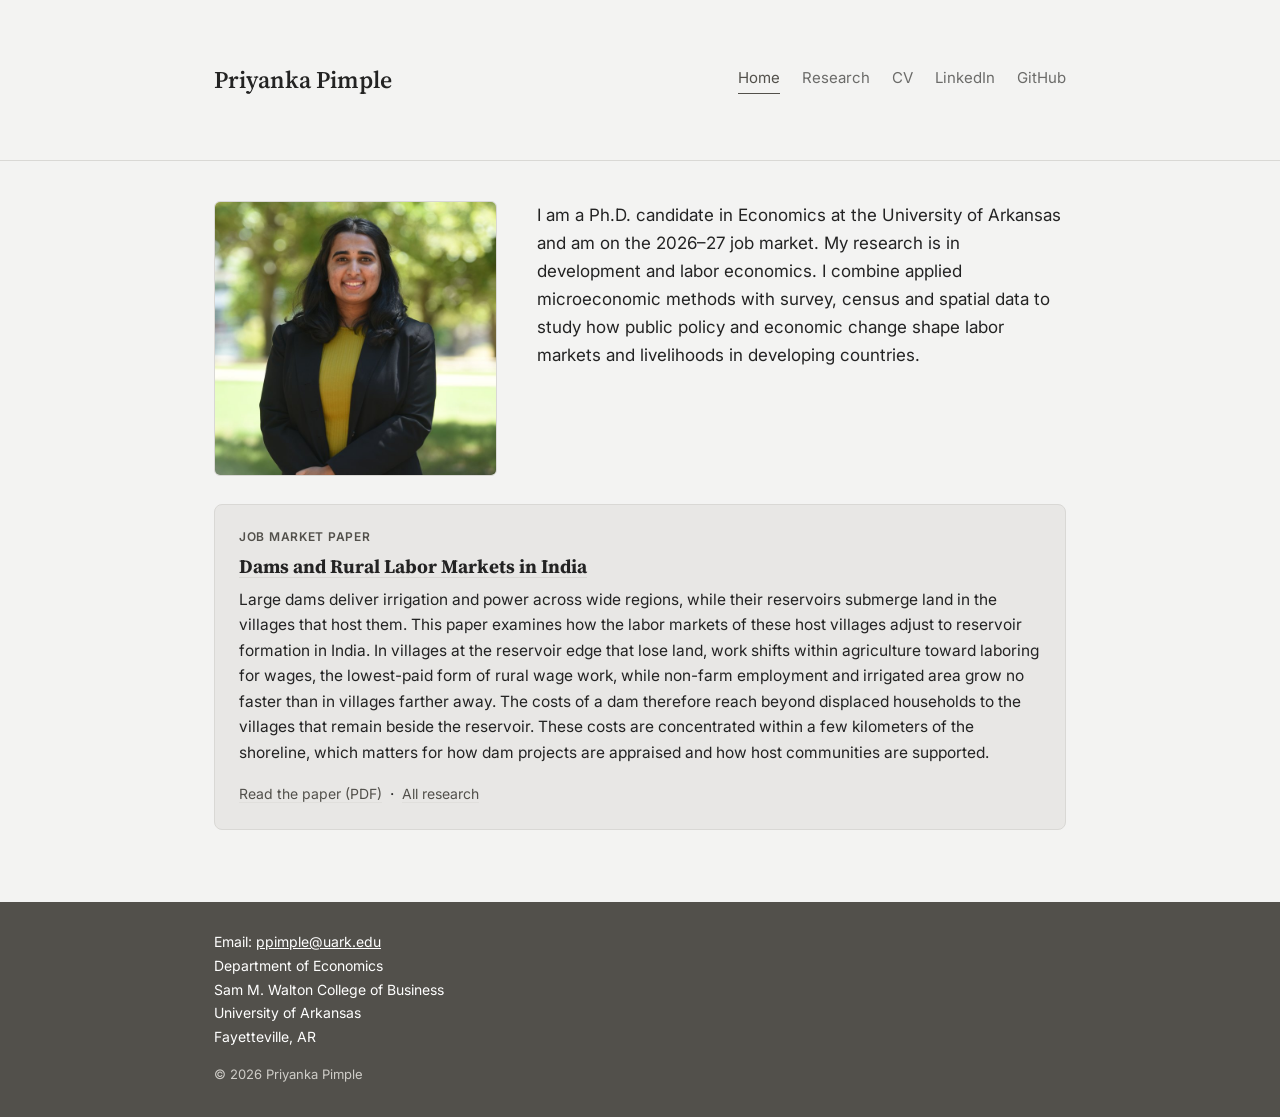
<file: index.html>
<!DOCTYPE html>
<html lang="en">
<head>
<meta charset="UTF-8">
<meta name="viewport" content="width=device-width, initial-scale=1.0">
<title>Priyanka Pimple</title>
<meta name="description" content="Priyanka Pimple — Ph.D. Candidate in Economics, University of Arkansas. Development and labor economics. On the 2026–27 job market.">
<link rel="preconnect" href="https://fonts.googleapis.com">
<link rel="preconnect" href="https://fonts.gstatic.com" crossorigin>
<link href="https://fonts.googleapis.com/css2?family=Inter:wght@400;500;600&family=Source+Serif+4:opsz,wght@8..60,500;8..60,600&display=swap" rel="stylesheet">
<link rel="stylesheet" href="css/style.css?v=8">
<style>
  .card h3 a, .feature h3 a {
    color: inherit;
    text-decoration: underline;
    text-decoration-color: var(--border);
    text-decoration-thickness: 1px;
    text-underline-offset: 4px;
  }
  .card h3 a:hover, .feature h3 a:hover {
    text-decoration-color: var(--accent);
  }
  .wrap { max-width: 900px; }
</style>
</head>
<body>

<header class="site">
  <div class="wrap row">
    <a class="name" href="index.html">Priyanka Pimple</a>
    <nav class="main">
      <a href="index.html" class="active">Home</a>
      <a href="papers.html">Research</a>
      <a href="cv-pdf.html">CV</a>
      <a href="https://linkedin.com/in/priyanka-pimple-182336204" target="_blank" rel="noopener">LinkedIn</a>
      <a href="https://github.com/priyankapimpley" target="_blank" rel="noopener">GitHub</a>
    </nav>
  </div>
</header>

<main class="wrap home-main">

  <div class="hero">
    <img src="assets/headshot.jpg" alt="Portrait of Priyanka Pimple" width="283" height="275">
    <div class="bio">
      <p>I am a Ph.D. candidate in Economics at the University of Arkansas and am on the 2026–27 job market. My research is in development and labor economics. I combine applied microeconomic methods with survey, census and spatial data to study how public policy and economic change shape labor markets and livelihoods in developing countries.</p>
    </div>
  </div>

  <div class="feature">
    <div class="eyebrow">Job Market Paper</div>
    <h3><a href="Pimple_JMP.pdf">Dams and Rural Labor Markets in India</a></h3>
    <p>Large dams deliver irrigation and power across wide regions, while their reservoirs submerge land in the villages that host them. This paper examines how the labor markets of these host villages adjust to reservoir formation in India. In villages at the reservoir edge that lose land, work shifts within agriculture toward laboring for wages, the lowest-paid form of rural wage work, while non-farm employment and irrigated area grow no faster than in villages farther away. The costs of a dam therefore reach beyond displaced households to the villages that remain beside the reservoir. These costs are concentrated within a few kilometers of the shoreline, which matters for how dam projects are appraised and how host communities are supported.</p>
    <p style="margin-bottom:0"><a class="more" href="Pimple_JMP.pdf">Read the paper (PDF)</a> &nbsp;&middot;&nbsp; <a class="more" href="papers.html">All research</a></p>
  </div>

</main>

<footer class="site">
  <div class="wrap">
    <p>Email: <a href="mailto:ppimple@uark.edu">ppimple@uark.edu</a><br>
    Department of Economics<br>
    Sam M. Walton College of Business<br>
    University of Arkansas<br>
    Fayetteville, AR</p>
    <p class="copy">&copy; 2026 Priyanka Pimple</p>
  </div>
</footer>

</body>
</html>
</file>
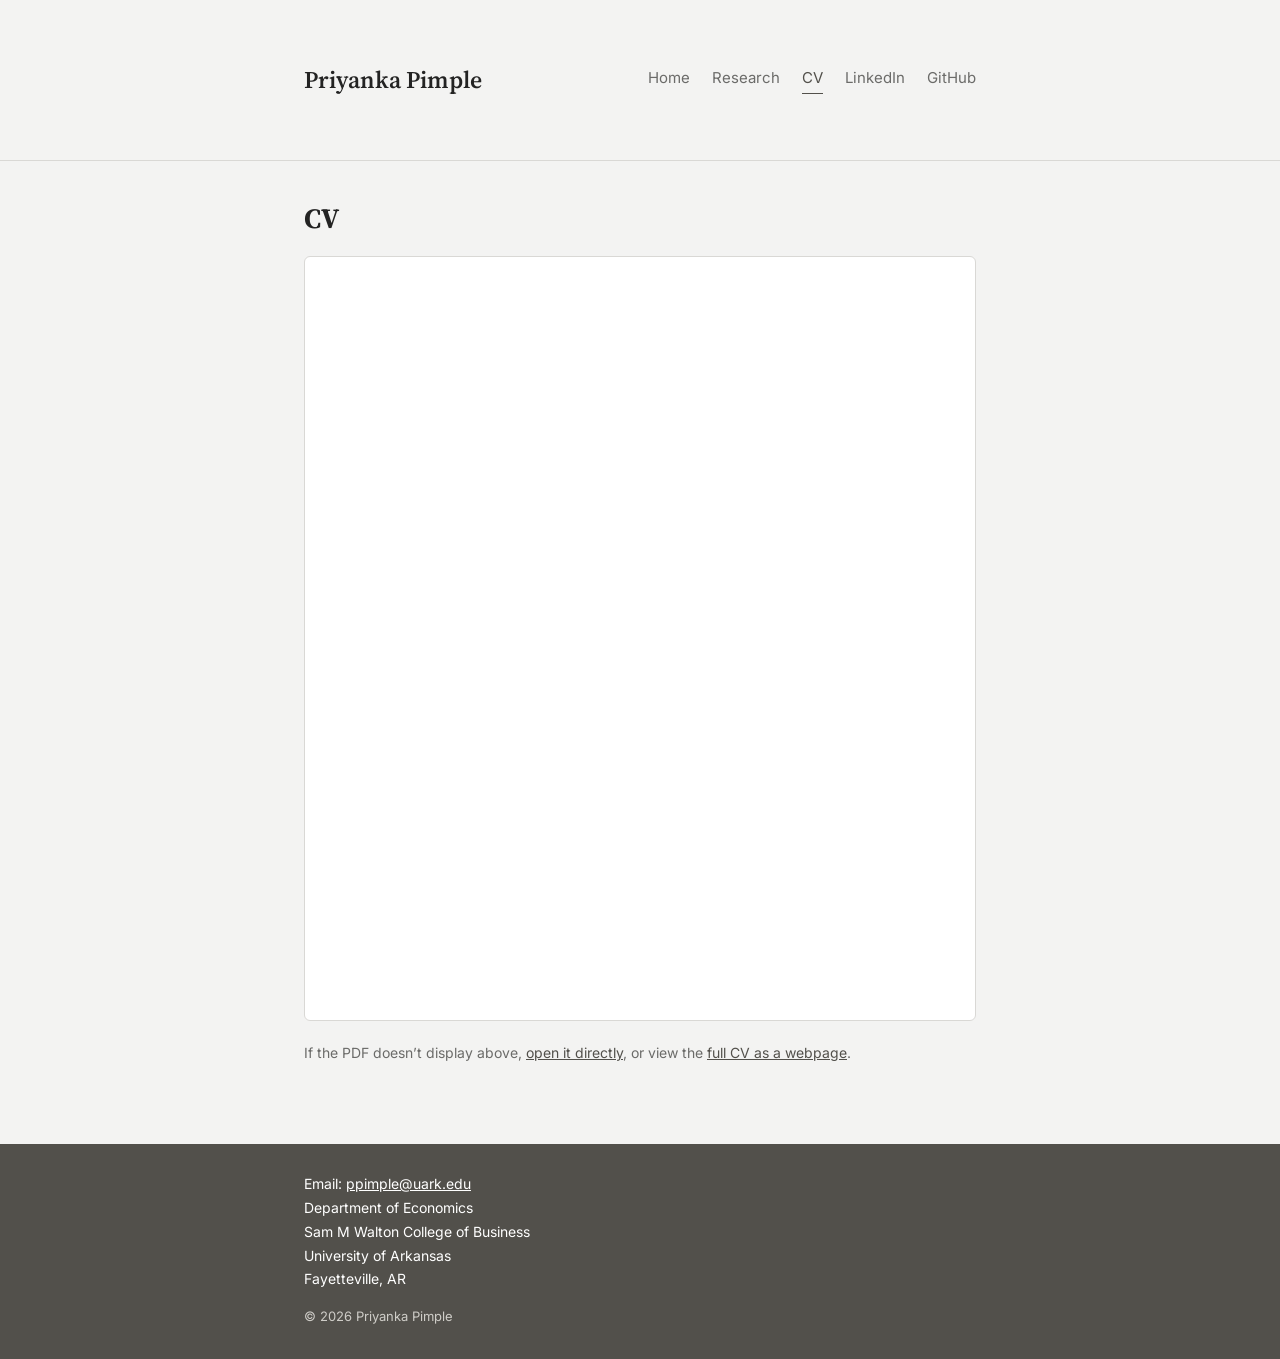
<file: cv-pdf.html>
<!DOCTYPE html>
<html lang="en">
<head>
<meta charset="UTF-8">
<meta name="viewport" content="width=device-width, initial-scale=1.0">
<title>CV (PDF) &middot; Priyanka Pimple</title>
<meta name="description" content="CV of Priyanka Pimple — PhD Candidate in Economics, University of Arkansas.">
<link rel="preconnect" href="https://fonts.googleapis.com">
<link rel="preconnect" href="https://fonts.gstatic.com" crossorigin>
<link href="https://fonts.googleapis.com/css2?family=Inter:wght@400;500;600&family=Source+Serif+4:opsz,wght@8..60,500;8..60,600&display=swap" rel="stylesheet">
<link rel="stylesheet" href="css/style.css?v=8">
<style>
  .pdf-frame {
    width: 100%;
    height: 85vh;
    border: 1px solid var(--border);
    border-radius: 6px;
    background: #fff;
  }
</style>
</head>
<body>

<header class="site">
  <div class="wrap row">
    <a class="name" href="index.html">Priyanka Pimple</a>
    <nav class="main">
      <a href="index.html">Home</a>
      <a href="papers.html">Research</a>
      <a href="cv-pdf.html" class="active">CV</a>
      <a href="https://linkedin.com/in/priyanka-pimple-182336204" target="_blank" rel="noopener">LinkedIn</a>
      <a href="https://github.com/priyankapimpley" target="_blank" rel="noopener">GitHub</a>
    </nav>
  </div>
</header>

<main class="wrap">
  <h1>CV</h1>
  <iframe class="pdf-frame" src="assets/Pimple_CV.pdf" title="Priyanka Pimple CV"></iframe>
  <p class="muted" style="margin-top:12px;font-size:14px">If the PDF doesn&rsquo;t display above, <a href="assets/Pimple_CV.pdf">open it directly</a>, or view the <a href="cv.html">full CV as a webpage</a>.</p>
</main>

<footer class="site">
  <div class="wrap">
    <p>Email: <a href="mailto:ppimple@uark.edu">ppimple@uark.edu</a><br>
    Department of Economics<br>
    Sam M Walton College of Business<br>
    University of Arkansas<br>
    Fayetteville, AR</p>
    <p class="copy">&copy; 2026 Priyanka Pimple</p>
  </div>
</footer>

</body>
</html>
</file>
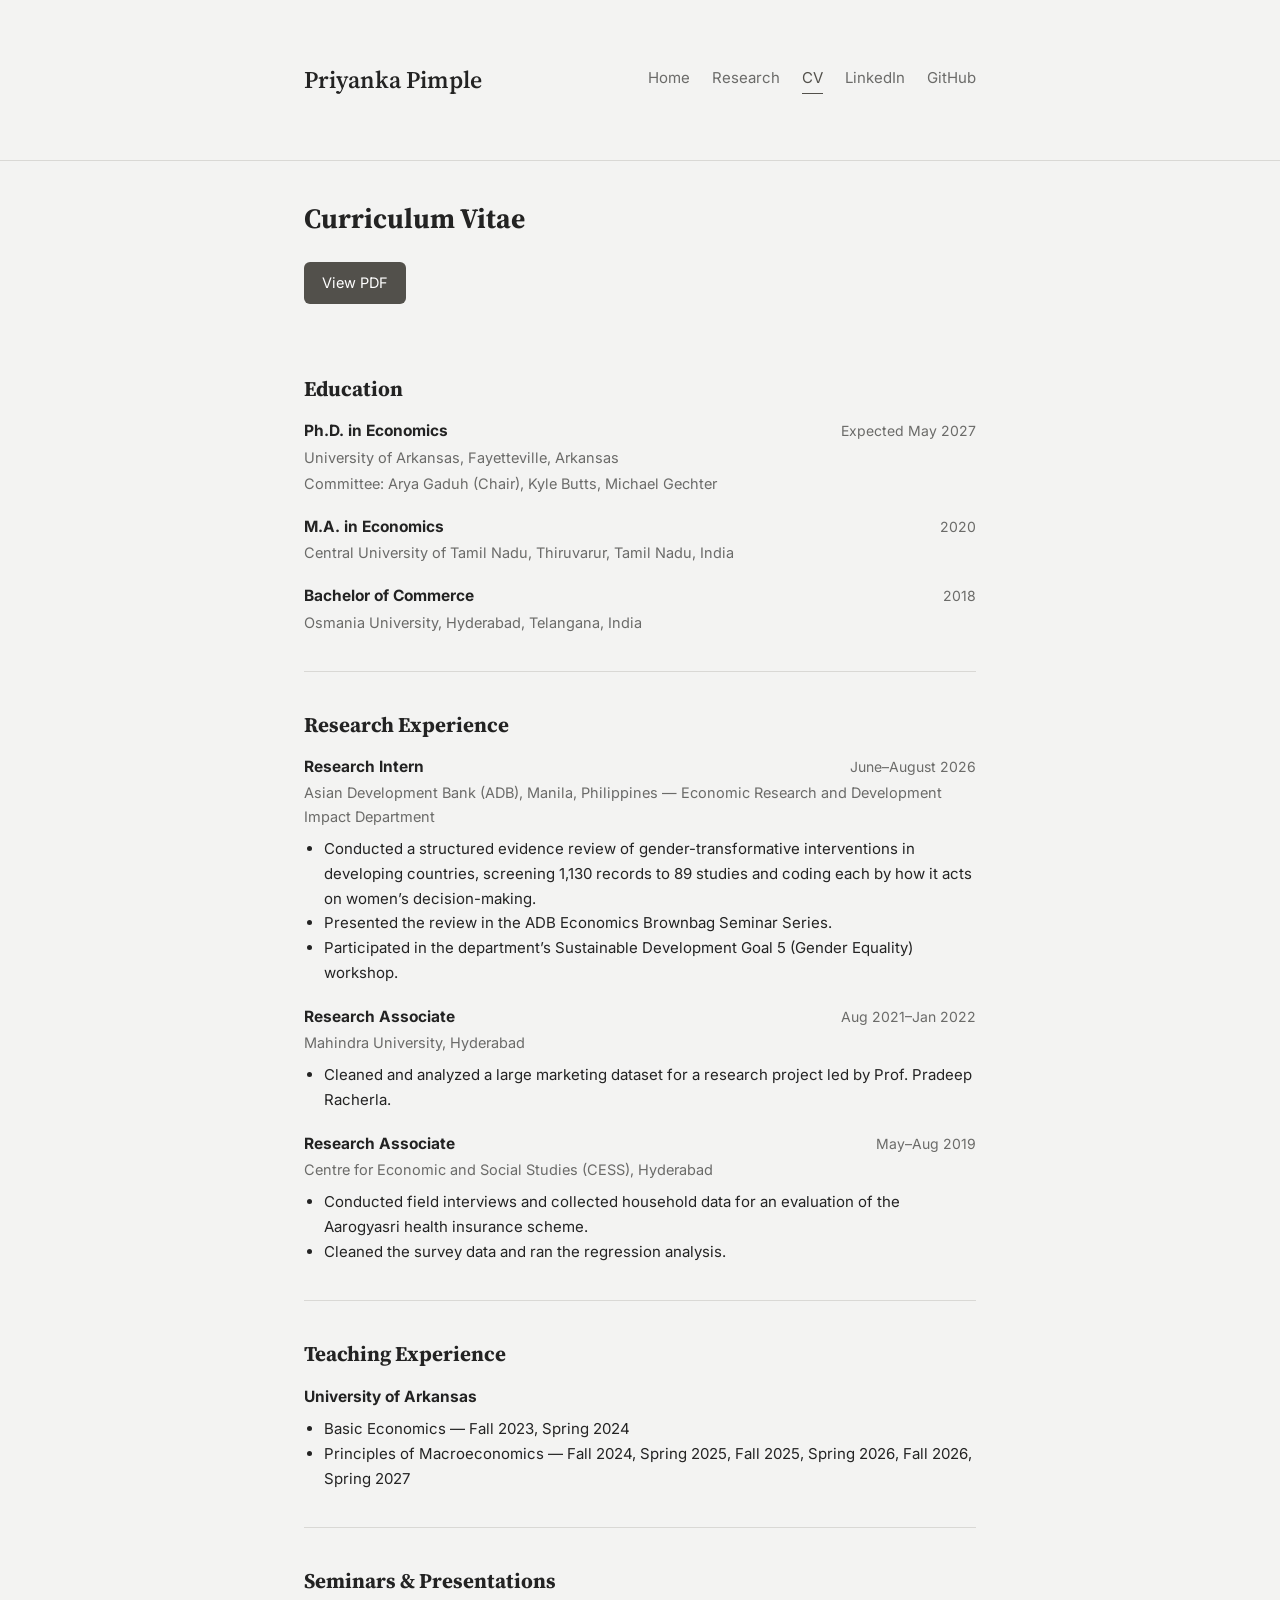
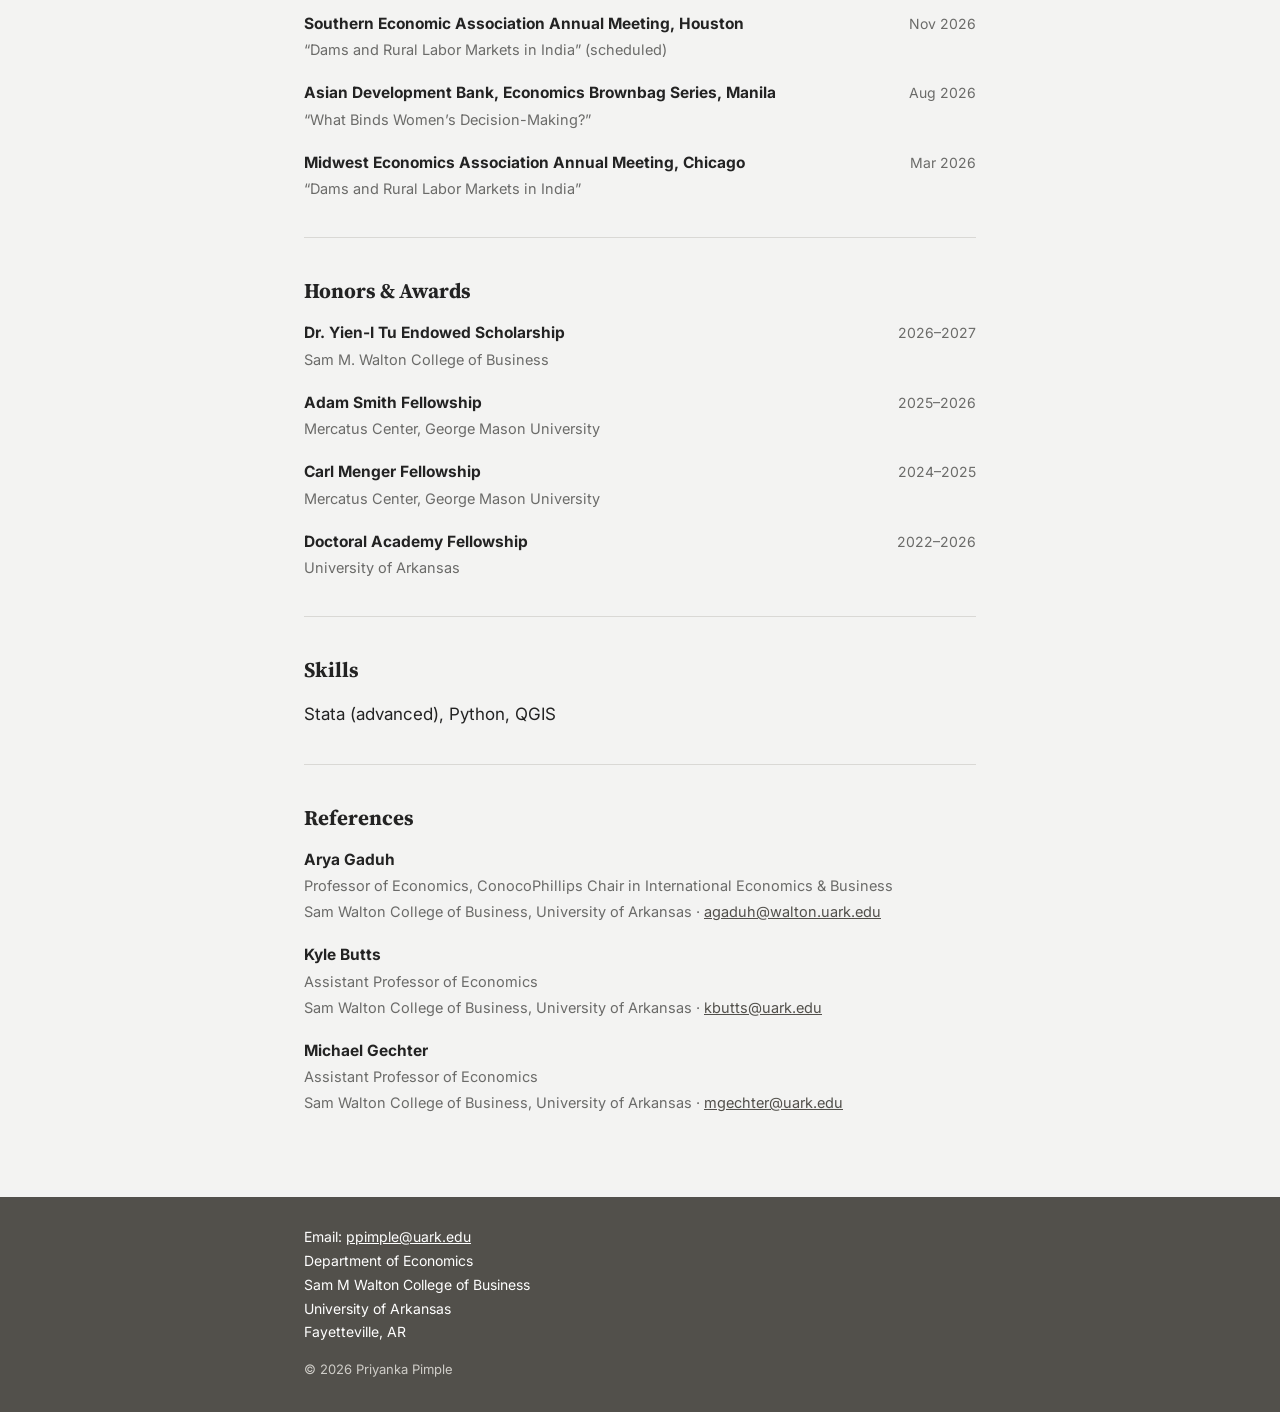
<file: cv.html>
<!DOCTYPE html>
<html lang="en">
<head>
<meta charset="UTF-8">
<meta name="viewport" content="width=device-width, initial-scale=1.0">
<title>CV &middot; Priyanka Pimple</title>
<meta name="description" content="CV of Priyanka Pimple — PhD Candidate in Economics, University of Arkansas.">
<link rel="preconnect" href="https://fonts.googleapis.com">
<link rel="preconnect" href="https://fonts.gstatic.com" crossorigin>
<link href="https://fonts.googleapis.com/css2?family=Inter:wght@400;500;600&family=Source+Serif+4:opsz,wght@8..60,500;8..60,600&display=swap" rel="stylesheet">
<link rel="stylesheet" href="css/style.css?v=8">
</head>
<body>

<header class="site">
  <div class="wrap row">
    <a class="name" href="index.html">Priyanka Pimple</a>
    <nav class="main">
      <a href="index.html">Home</a>
      <a href="papers.html">Research</a>
      <a href="cv-pdf.html" class="active">CV</a>
      <a href="https://linkedin.com/in/priyanka-pimple-182336204" target="_blank" rel="noopener">LinkedIn</a>
      <a href="https://github.com/priyankapimpley" target="_blank" rel="noopener">GitHub</a>
    </nav>
  </div>
</header>

<main class="wrap">

  <h1>Curriculum Vitae</h1>
  <a class="cv-download" href="cv-pdf.html">View PDF</a>

  <h2>Education</h2>

  <div class="cv-entry">
    <div class="top"><strong>Ph.D. in Economics</strong><span class="date">Expected May 2027</span></div>
    <div class="sub">University of Arkansas, Fayetteville, Arkansas</div>
    <div class="sub">Committee: Arya Gaduh (Chair), Kyle Butts, Michael Gechter</div>
  </div>

  <div class="cv-entry">
    <div class="top"><strong>M.A. in Economics</strong><span class="date">2020</span></div>
    <div class="sub">Central University of Tamil Nadu, Thiruvarur, Tamil Nadu, India</div>
  </div>

  <div class="cv-entry">
    <div class="top"><strong>Bachelor of Commerce</strong><span class="date">2018</span></div>
    <div class="sub">Osmania University, Hyderabad, Telangana, India</div>
  </div>

  <hr class="div">

  <h2>Research Experience</h2>

  <div class="cv-entry">
    <div class="top"><strong>Research Intern</strong><span class="date">June&ndash;August 2026</span></div>
    <div class="sub">Asian Development Bank (ADB), Manila, Philippines &mdash; Economic Research and Development Impact Department</div>
    <ul>
      <li>Conducted a structured evidence review of gender-transformative interventions in developing countries, screening 1,130 records to 89 studies and coding each by how it acts on women&rsquo;s decision-making.</li>
      <li>Presented the review in the ADB Economics Brownbag Seminar Series.</li>
      <li>Participated in the department&rsquo;s Sustainable Development Goal 5 (Gender Equality) workshop.</li>
    </ul>
  </div>

  <div class="cv-entry">
    <div class="top"><strong>Research Associate</strong><span class="date">Aug 2021&ndash;Jan 2022</span></div>
    <div class="sub">Mahindra University, Hyderabad</div>
    <ul>
      <li>Cleaned and analyzed a large marketing dataset for a research project led by Prof. Pradeep Racherla.</li>
    </ul>
  </div>

  <div class="cv-entry">
    <div class="top"><strong>Research Associate</strong><span class="date">May&ndash;Aug 2019</span></div>
    <div class="sub">Centre for Economic and Social Studies (CESS), Hyderabad</div>
    <ul>
      <li>Conducted field interviews and collected household data for an evaluation of the Aarogyasri health insurance scheme.</li>
      <li>Cleaned the survey data and ran the regression analysis.</li>
    </ul>
  </div>

  <hr class="div">

  <h2>Teaching Experience</h2>

  <div class="cv-entry">
    <div class="top"><strong>University of Arkansas</strong></div>
    <ul>
      <li>Basic Economics &mdash; Fall 2023, Spring 2024</li>
      <li>Principles of Macroeconomics &mdash; Fall 2024, Spring 2025, Fall 2025, Spring 2026, Fall 2026, Spring 2027</li>
    </ul>
  </div>

  <hr class="div">

  <h2>Seminars &amp; Presentations</h2>

  <div class="cv-entry">
    <div class="top"><strong>Southern Economic Association Annual Meeting, Houston</strong><span class="date">Nov 2026</span></div>
    <div class="sub">&ldquo;Dams and Rural Labor Markets in India&rdquo; (scheduled)</div>
  </div>

  <div class="cv-entry">
    <div class="top"><strong>Asian Development Bank, Economics Brownbag Series, Manila</strong><span class="date">Aug 2026</span></div>
    <div class="sub">&ldquo;What Binds Women&rsquo;s Decision-Making?&rdquo;</div>
  </div>

  <div class="cv-entry">
    <div class="top"><strong>Midwest Economics Association Annual Meeting, Chicago</strong><span class="date">Mar 2026</span></div>
    <div class="sub">&ldquo;Dams and Rural Labor Markets in India&rdquo;</div>
  </div>

  <hr class="div">

  <h2>Honors &amp; Awards</h2>

  <div class="cv-entry">
    <div class="top"><strong>Dr. Yien-I Tu Endowed Scholarship</strong><span class="date">2026&ndash;2027</span></div>
    <div class="sub">Sam M. Walton College of Business</div>
  </div>

  <div class="cv-entry">
    <div class="top"><strong>Adam Smith Fellowship</strong><span class="date">2025&ndash;2026</span></div>
    <div class="sub">Mercatus Center, George Mason University</div>
  </div>

  <div class="cv-entry">
    <div class="top"><strong>Carl Menger Fellowship</strong><span class="date">2024&ndash;2025</span></div>
    <div class="sub">Mercatus Center, George Mason University</div>
  </div>

  <div class="cv-entry">
    <div class="top"><strong>Doctoral Academy Fellowship</strong><span class="date">2022&ndash;2026</span></div>
    <div class="sub">University of Arkansas</div>
  </div>

  <hr class="div">

  <h2>Skills</h2>
  <p>Stata (advanced), Python, QGIS</p>

  <hr class="div">

  <h2>References</h2>

  <div class="cv-entry">
    <div class="top"><strong>Arya Gaduh</strong></div>
    <div class="sub">Professor of Economics, ConocoPhillips Chair in International Economics &amp; Business</div>
    <div class="sub">Sam Walton College of Business, University of Arkansas &middot; <a href="mailto:agaduh@walton.uark.edu">agaduh@walton.uark.edu</a></div>
  </div>

  <div class="cv-entry">
    <div class="top"><strong>Kyle Butts</strong></div>
    <div class="sub">Assistant Professor of Economics</div>
    <div class="sub">Sam Walton College of Business, University of Arkansas &middot; <a href="mailto:kbutts@uark.edu">kbutts@uark.edu</a></div>
  </div>

  <div class="cv-entry">
    <div class="top"><strong>Michael Gechter</strong></div>
    <div class="sub">Assistant Professor of Economics</div>
    <div class="sub">Sam Walton College of Business, University of Arkansas &middot; <a href="mailto:mgechter@uark.edu">mgechter@uark.edu</a></div>
  </div>

</main>

<footer class="site">
  <div class="wrap">
    <p>Email: <a href="mailto:ppimple@uark.edu">ppimple@uark.edu</a><br>
    Department of Economics<br>
    Sam M Walton College of Business<br>
    University of Arkansas<br>
    Fayetteville, AR</p>
    <p class="copy">&copy; 2026 Priyanka Pimple</p>
  </div>
</footer>

</body>
</html>
</file>
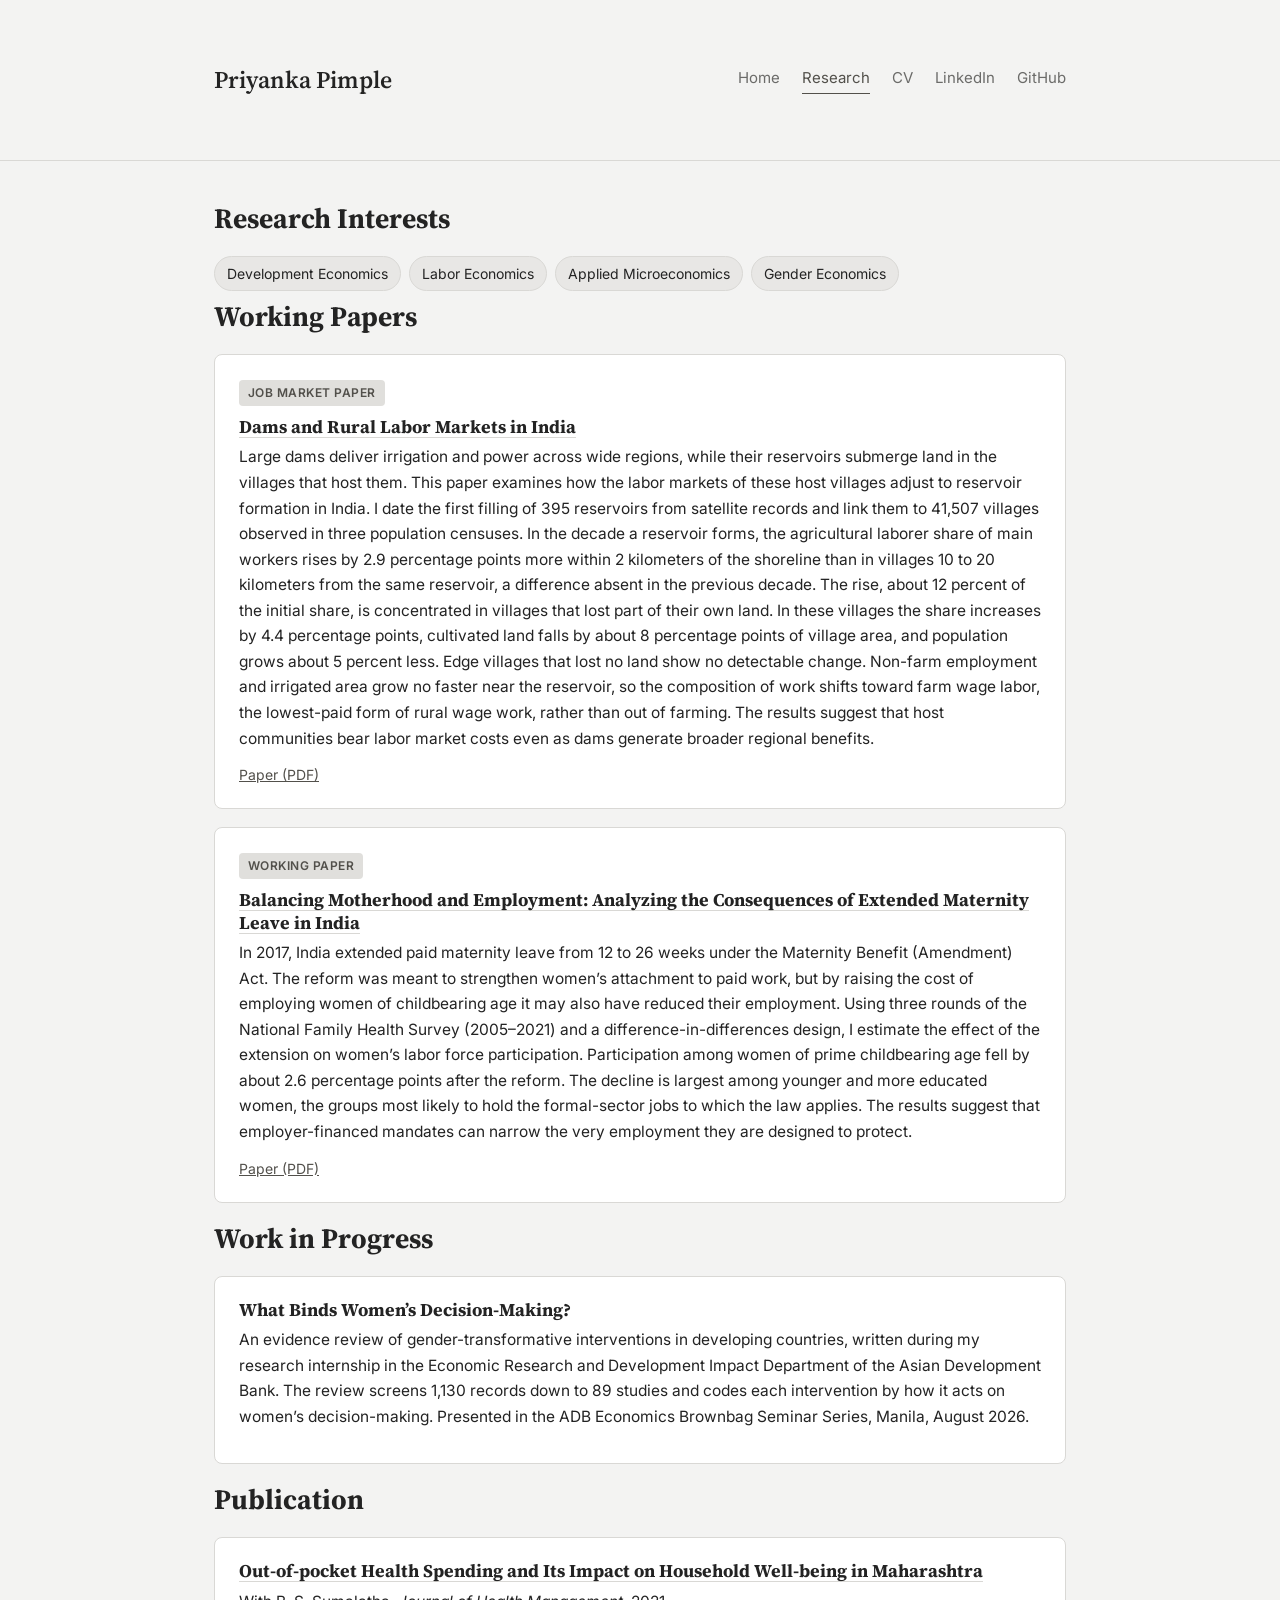
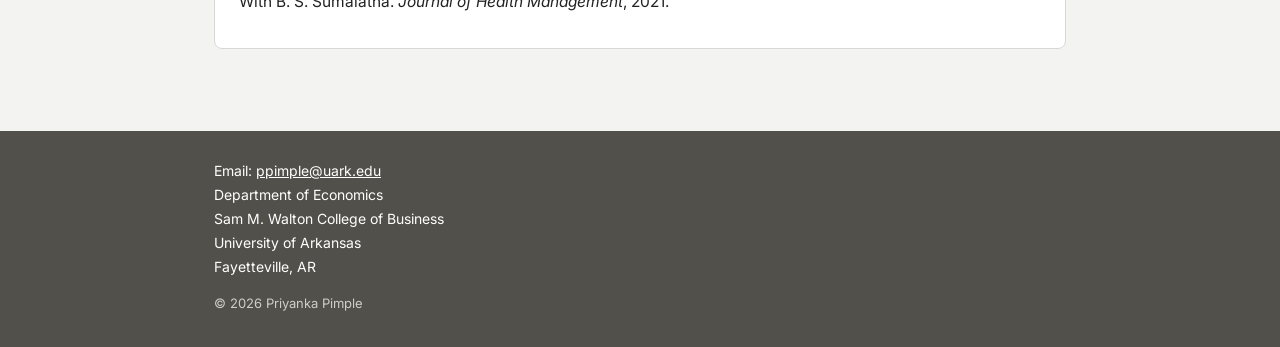
<file: papers.html>
<!DOCTYPE html>
<html lang="en">
<head>
<meta charset="UTF-8">
<meta name="viewport" content="width=device-width, initial-scale=1.0">
<title>Research &middot; Priyanka Pimple</title>
<meta name="description" content="Research by Priyanka Pimple in development and labor economics, including her job market paper on dams and rural labor markets in India.">
<link rel="preconnect" href="https://fonts.googleapis.com">
<link rel="preconnect" href="https://fonts.gstatic.com" crossorigin>
<link href="https://fonts.googleapis.com/css2?family=Inter:wght@400;500;600&family=Source+Serif+4:opsz,wght@8..60,500;8..60,600&display=swap" rel="stylesheet">
<link rel="stylesheet" href="css/style.css?v=8">
<style>
  .card h3 a, .feature h3 a {
    color: inherit;
    text-decoration: underline;
    text-decoration-color: var(--border);
    text-decoration-thickness: 1px;
    text-underline-offset: 4px;
  }
  .card h3 a:hover, .feature h3 a:hover {
    text-decoration-color: var(--accent);
  }
  .wrap { max-width: 900px; }
</style>
</head>
<body>

<header class="site">
  <div class="wrap row">
    <a class="name" href="index.html">Priyanka Pimple</a>
    <nav class="main">
      <a href="index.html">Home</a>
      <a href="papers.html" class="active">Research</a>
      <a href="cv-pdf.html">CV</a>
      <a href="https://linkedin.com/in/priyanka-pimple-182336204" target="_blank" rel="noopener">LinkedIn</a>
      <a href="https://github.com/priyankapimpley" target="_blank" rel="noopener">GitHub</a>
    </nav>
  </div>
</header>

<main class="wrap">

  <h1>Research Interests</h1>
  <ul class="tags">
    <li>Development Economics</li>
    <li>Labor Economics</li>
    <li>Applied Microeconomics</li>
    <li>Gender Economics</li>
  </ul>

  <h1>Working Papers</h1>

  <div class="card" id="jmp">
    <span class="tag">Job Market Paper</span>
    <h3><a href="Pimple_JMP.pdf">Dams and Rural Labor Markets in India</a></h3>
    <p class="abstract">Large dams deliver irrigation and power across wide regions, while their reservoirs submerge land in the villages that host them. This paper examines how the labor markets of these host villages adjust to reservoir formation in India. I date the first filling of 395 reservoirs from satellite records and link them to 41,507 villages observed in three population censuses. In the decade a reservoir forms, the agricultural laborer share of main workers rises by 2.9 percentage points more within 2 kilometers of the shoreline than in villages 10 to 20 kilometers from the same reservoir, a difference absent in the previous decade. The rise, about 12 percent of the initial share, is concentrated in villages that lost part of their own land. In these villages the share increases by 4.4 percentage points, cultivated land falls by about 8 percentage points of village area, and population grows about 5 percent less. Edge villages that lost no land show no detectable change. Non-farm employment and irrigated area grow no faster near the reservoir, so the composition of work shifts toward farm wage labor, the lowest-paid form of rural wage work, rather than out of farming. The results suggest that host communities bear labor market costs even as dams generate broader regional benefits.</p>
    <div class="meta-links"><a href="Pimple_JMP.pdf">Paper (PDF)</a></div>
  </div>

  <div class="card" id="maternity">
    <span class="tag">Working Paper</span>
    <h3><a href="Pimple_Maternity_Leave.pdf">Balancing Motherhood and Employment: Analyzing the Consequences of Extended Maternity Leave in India</a></h3>
    <p class="abstract">In 2017, India extended paid maternity leave from 12 to 26 weeks under the Maternity Benefit (Amendment) Act. The reform was meant to strengthen women&rsquo;s attachment to paid work, but by raising the cost of employing women of childbearing age it may also have reduced their employment. Using three rounds of the National Family Health Survey (2005&ndash;2021) and a difference-in-differences design, I estimate the effect of the extension on women&rsquo;s labor force participation. Participation among women of prime childbearing age fell by about 2.6 percentage points after the reform. The decline is largest among younger and more educated women, the groups most likely to hold the formal-sector jobs to which the law applies. The results suggest that employer-financed mandates can narrow the very employment they are designed to protect.</p>
    <div class="meta-links"><a href="Pimple_Maternity_Leave.pdf">Paper (PDF)</a></div>
  </div>

  <h1>Work in Progress</h1>

  <div class="card" id="adb">
    <h3>What Binds Women&rsquo;s Decision-Making?</h3>
    <p class="abstract">An evidence review of gender-transformative interventions in developing countries, written during my research internship in the Economic Research and Development Impact Department of the Asian Development Bank. The review screens 1,130 records down to 89 studies and codes each intervention by how it acts on women&rsquo;s decision-making. Presented in the ADB Economics Brownbag Seminar Series, Manila, August 2026.</p>
  </div>

  <h1>Publication</h1>

  <div class="card" id="jhm">
    <h3><a href="https://doi.org/10.1177/09720634211052412" target="_blank" rel="noopener">Out-of-pocket Health Spending and Its Impact on Household Well-being in Maharashtra</a></h3>
    <p class="abstract">With B. S. Sumalatha. <em>Journal of Health Management</em>, 2021.</p>
  </div>

</main>

<footer class="site">
  <div class="wrap">
    <p>Email: <a href="mailto:ppimple@uark.edu">ppimple@uark.edu</a><br>
    Department of Economics<br>
    Sam M. Walton College of Business<br>
    University of Arkansas<br>
    Fayetteville, AR</p>
    <p class="copy">&copy; 2026 Priyanka Pimple</p>
  </div>
</footer>

</body>
</html>
</file>
<file: css/style.css>
:root {
  --bg: #f3f3f2;
  --bg-alt: #e8e7e5;
  --text: #232323;
  --muted: #6b6b69;
  --accent: #52504b;
  --accent-soft: #e0dfdc;
  --border: #d9d8d5;
  --serif: "Source Serif 4", Georgia, "Times New Roman", serif;
  --sans: "Inter", -apple-system, BlinkMacSystemFont, "Segoe UI", sans-serif;
}

* {
  box-sizing: border-box;
}

html {
  scroll-behavior: smooth;
}

body {
  margin: 0;
  background: var(--bg);
  color: var(--text);
  font-family: var(--sans);
  font-size: 17px;
  line-height: 1.65;
  -webkit-font-smoothing: antialiased;
  display: flex;
  flex-direction: column;
  min-height: 100vh;
}

main.wrap {
  flex: 1;
  width: 100%;
}

.wrap {
  max-width: 720px;
  margin: 0 auto;
  padding: 0 24px;
}

/* Job market banner */
.banner {
  background: var(--accent);
  color: #fff;
  text-align: center;
  font-size: 14px;
  letter-spacing: 0.02em;
  padding: 8px 16px;
}

.banner a {
  color: #fff;
  text-decoration: underline;
  text-underline-offset: 2px;
}

.banner a:hover {
  color: #a9c8f5;
}

/* Header */
header.site {
  border-bottom: 1px solid var(--border);
  padding: 0;
  margin-bottom: 40px;
}

header.site .row {
  display: flex;
  align-items: center;
  justify-content: space-between;
  flex-wrap: wrap;
  gap: 10px 24px;
  min-height: 160px;
}

header.site .name {
  font-family: var(--serif);
  font-weight: 600;
  font-size: 24px;
  color: var(--text);
  text-decoration: none;
}

nav.main {
  display: flex;
  gap: 22px;
  flex-wrap: wrap;
  font-size: 15px;
}

nav.main a {
  color: var(--muted);
  text-decoration: none;
  padding-bottom: 2px;
  border-bottom: 1px solid transparent;
}

nav.main a:hover,
nav.main a.active {
  color: var(--accent);
  border-bottom-color: var(--accent);
}

/* Footer */
footer.site {
  background: var(--accent);
  color: #fff;
  margin-top: 64px;
  padding: 28px 0 32px;
  font-size: 14px;
  line-height: 1.7;
}

footer.site p {
  margin: 0 0 14px;
}

footer.site p.copy {
  margin: 0;
  color: #cfcdc8;
  font-size: 13px;
}

footer.site a {
  color: #fff;
}

footer.site a:hover {
  color: #a9c8f5;
}

/* Typography */
h1, h2, h3 {
  font-family: var(--serif);
  color: var(--text);
  line-height: 1.25;
}

h1 {
  font-size: 28px;
  margin: 0 0 20px;
}

h2 {
  font-size: 21px;
  margin: 40px 0 16px;
}

h2:first-child {
  margin-top: 0;
}

p {
  margin: 0 0 16px;
}

a {
  color: var(--accent);
}

a:hover {
  color: #2f5fa8;
}

.muted {
  color: var(--muted);
}

/* Hero */
.hero {
  display: flex;
  gap: 40px;
  align-items: flex-start;
  margin-bottom: 8px;
}

.hero img {
  width: 283px;
  height: 275px;
  object-fit: cover;
  border-radius: 6px;
  flex-shrink: 0;
  border: 1px solid var(--border);
}

.hero .bio p:last-child {
  margin-bottom: 0;
}

.links-row {
  display: flex;
  gap: 18px;
  flex-wrap: wrap;
  margin: 20px 0 4px;
  font-size: 15px;
}

.links-row a {
  text-decoration: none;
  border-bottom: 1px solid var(--accent-soft);
}

.links-row a:hover {
  border-bottom-color: var(--accent);
}

/* Interest tags */
.tags {
  display: flex;
  flex-wrap: wrap;
  gap: 8px;
  margin: 0 0 8px;
  padding: 0;
  list-style: none;
}

.tags li {
  background: var(--bg-alt);
  border: 1px solid var(--border);
  color: var(--text);
  font-size: 14px;
  padding: 5px 12px;
  border-radius: 999px;
}

/* Cards */
.card {
  border: 1px solid var(--border);
  background: #fff;
  border-radius: 8px;
  padding: 22px 24px;
  margin-bottom: 18px;
}

.card .tag {
  display: inline-block;
  background: var(--accent-soft);
  color: var(--accent);
  font-size: 12px;
  font-weight: 600;
  letter-spacing: 0.04em;
  text-transform: uppercase;
  padding: 3px 9px;
  border-radius: 4px;
  margin-bottom: 10px;
}

.card h3 {
  font-size: 18px;
  margin: 0 0 6px;
}

.card .byline {
  color: var(--muted);
  font-size: 14px;
  margin-bottom: 4px;
}

.card .venue {
  font-style: italic;
  color: var(--accent);
  font-size: 14px;
  margin-bottom: 10px;
}

.card p.abstract {
  margin-bottom: 12px;
  font-size: 15.5px;
}

.card .meta-links {
  font-size: 14px;
}

.card .meta-links a {
  margin-right: 14px;
}

/* Feature box on home */
.feature {
  border: 1px solid var(--border);
  background: var(--bg-alt);
  border-radius: 8px;
  padding: 22px 24px;
  margin: 28px 0 8px;
}

.feature .eyebrow {
  font-size: 12px;
  font-weight: 600;
  letter-spacing: 0.06em;
  text-transform: uppercase;
  color: var(--accent);
  margin-bottom: 8px;
}

.feature h3 {
  margin: 0 0 8px;
  font-size: 19px;
}

.feature p {
  font-size: 15.5px;
  color: var(--text);
}

.feature a.more {
  font-size: 14px;
  text-decoration: none;
  border-bottom: 1px solid var(--accent-soft);
}

/* CV page */
.cv-entry {
  margin-bottom: 18px;
}

.cv-entry .top {
  display: flex;
  justify-content: space-between;
  gap: 12px;
  flex-wrap: wrap;
  align-items: baseline;
}

.cv-entry .top strong {
  font-size: 15.5px;
}

.cv-entry .date {
  color: var(--muted);
  font-size: 14px;
  white-space: nowrap;
}

.cv-entry .sub {
  color: var(--muted);
  font-size: 14.5px;
  margin-top: 2px;
}

.cv-entry ul {
  margin: 8px 0 0;
  padding-left: 20px;
  font-size: 15px;
}

.cv-download {
  display: inline-block;
  margin: 6px 0 32px;
  padding: 9px 18px;
  background: var(--accent);
  color: #fff;
  text-decoration: none;
  border-radius: 6px;
  font-size: 14.5px;
}

.cv-download:hover {
  background: #8d3a19;
}

hr.div {
  border: none;
  border-top: 1px solid var(--border);
  margin: 36px 0;
}

@media (max-width: 560px) {
  .hero {
    flex-direction: column;
  }
  .hero img {
    width: 220px;
    height: 214px;
  }
  header.site .row {
    flex-direction: column;
    align-items: flex-start;
  }
}
</file>
